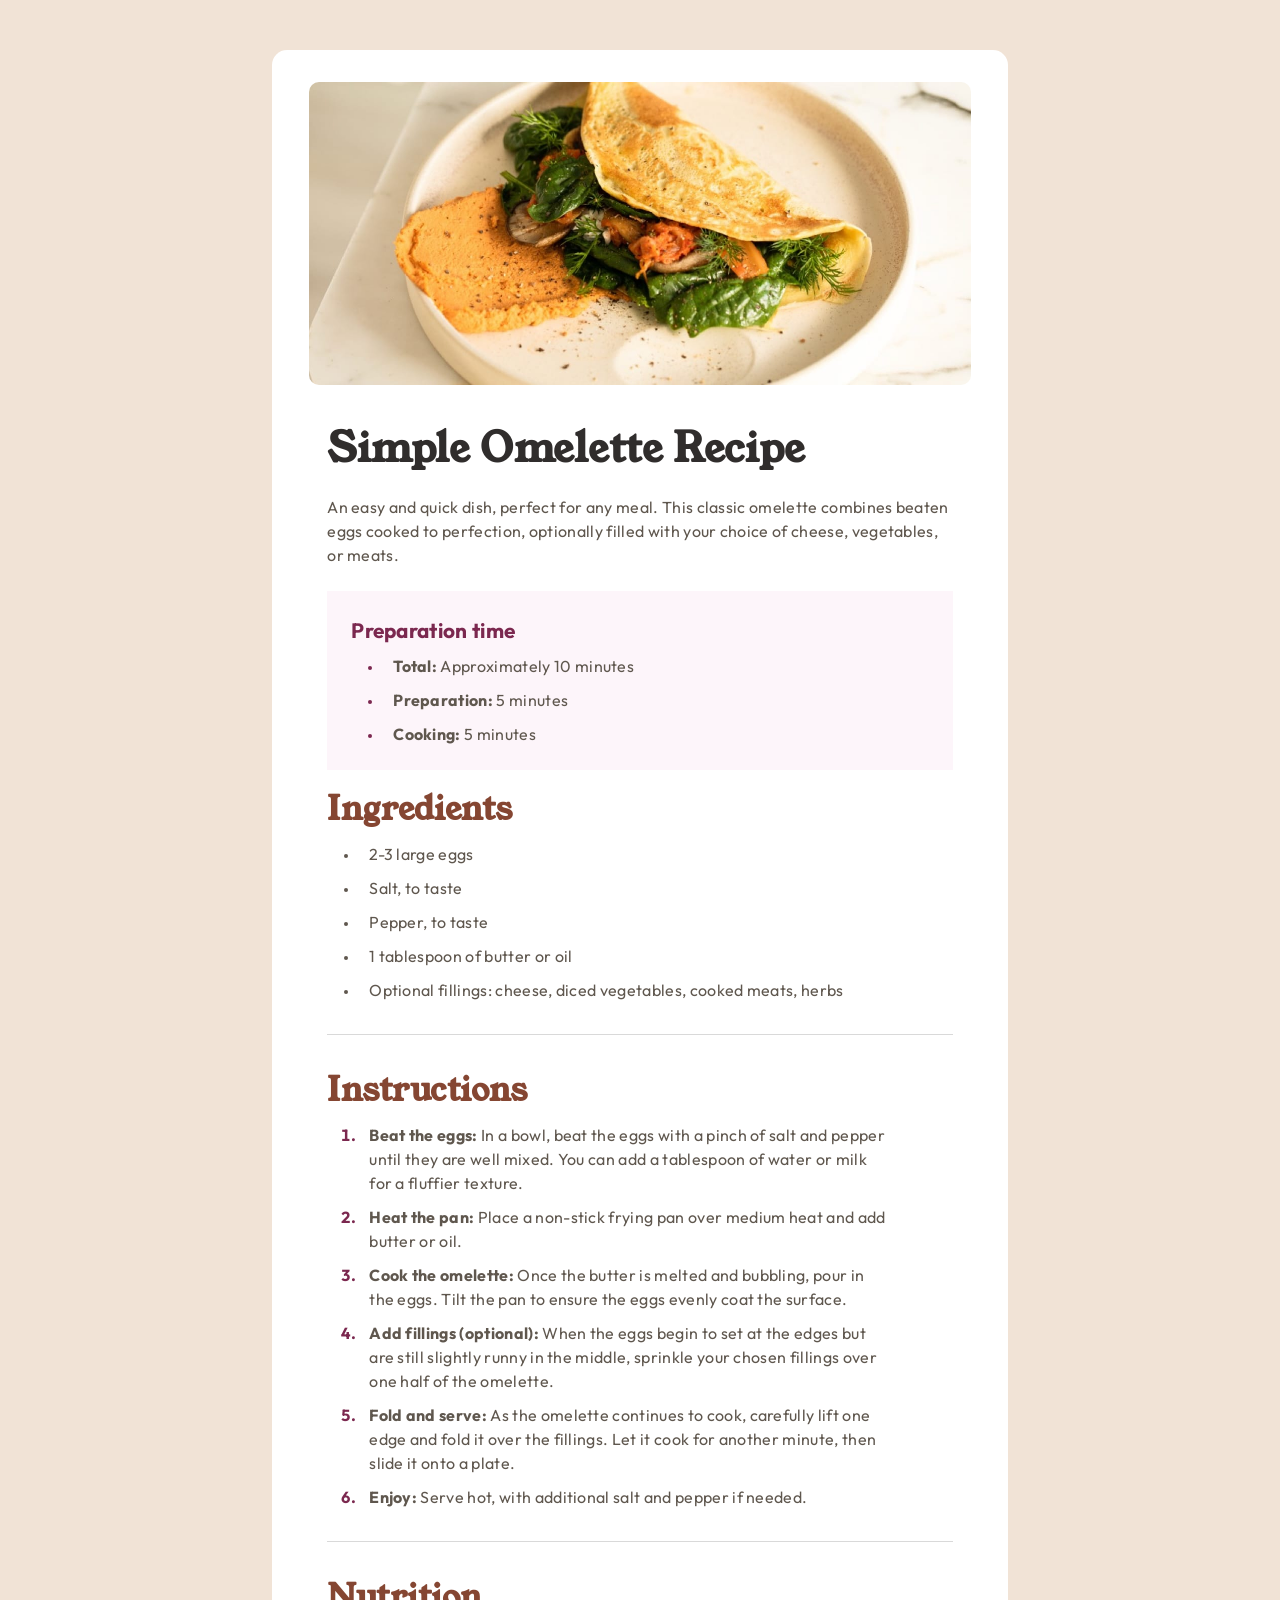
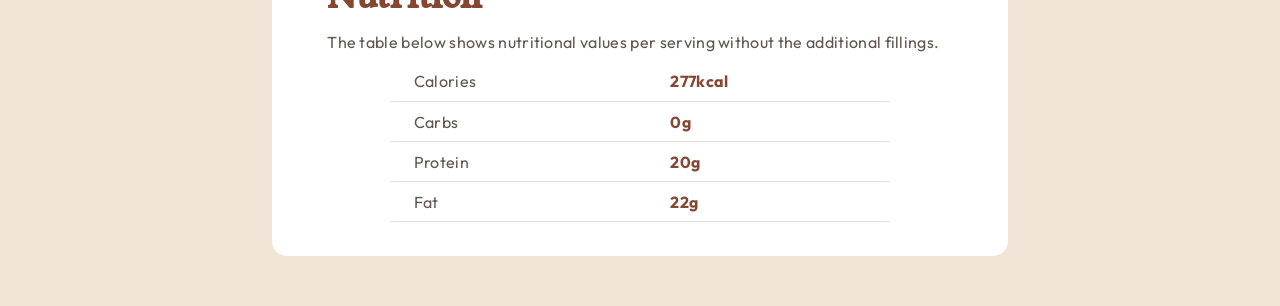
<file: index.html>
<!DOCTYPE html>
<html lang="en">
<head>
  <meta charset="UTF-8">
  <meta name="viewport" content="width=device-width, initial-scale=1.0"> <!-- displays site properly based on user's device -->

  <link rel="icon" type="image/png" sizes="32x32" href="assets/images/favicon-32x32.png">

  <link
          rel="preload"
          href="assets/fonts/outfit/static/Outfit-Bold.woff2"
          as="font"
          type="font/woff2"
          crossorigin
  />
  <link
          rel="preload"
          href="assets/fonts/outfit/static/Outfit-SemiBold.woff2"
          as="font"
          type="font/woff2"
          crossorigin
  />
  <link
          rel="preload"
          href="assets/fonts/outfit/static/Outfit-Regular.woff2"
          as="font"
          type="font/woff2"
          crossorigin
  />
  <link
          rel="preload"
          href="assets/fonts/young-serif/YoungSerif-Regular.woff2"
          as="font"
          type="font/woff2"
          crossorigin
  />
  <link rel="stylesheet" href="src/styles/reset.css">
  <link rel="stylesheet" href="src/styles/style.css">
  <link rel="stylesheet" href="src/styles/desktop-style.css">
  <title>Frontend Mentor | Recipe page</title>

</head>
<body>
<main class="container">
  <article class="recipe">
    <div class="recipe__image"><img src="assets/images/image-omelette.jpeg" alt="Omelette" height="600" width="1312" fetchpriority="high"
            ></div>
    <div class="text__container">
      <div class="recipe__description">
        <h1 class="recipe__title">Simple Omelette Recipe</h1>
        <p>An easy and quick dish, perfect for any meal. This classic omelette combines beaten eggs cooked
          to perfection, optionally filled with your choice of cheese, vegetables, or meats.</p>
      </div>
      <div class="recipe__time">
        <p>Preparation time</p>
        <ul>
          <li><span>Total:</span> Approximately 10 minutes</li>
          <li><span>Preparation:</span> 5 minutes</li>
          <li><span>Cooking:</span> 5 minutes</li>
        </ul>
      </div>
      <div class="recipe__ingredients">
        <h2>Ingredients</h2>
        <ul>
          <li>2-3 large eggs</li>
          <li>Salt, to taste</li>
          <li>Pepper, to taste</li>
          <li>1 tablespoon of butter or oil</li>
          <li>Optional fillings: cheese, diced vegetables, cooked meats, herbs</li>
        </ul>
      </div>
      <hr>
      <div class="recipe__instruction">
        <h2>Instructions</h2>
        <ol>
          <li><span>Beat the eggs:</span> In a bowl, beat the eggs with a pinch of salt and pepper until they are well
            mixed.
            You can add a tablespoon of water or milk for a fluffier texture.
          </li>
          <li><span>Heat the pan:</span> Place a non-stick frying pan over medium heat and add butter or oil.</li>
          <li><span>Cook the omelette:</span> Once the butter is melted and bubbling, pour in the eggs. Tilt the pan to
            ensure
            the eggs evenly coat the surface.
          </li>
          <li><span>Add fillings (optional):</span> When the eggs begin to set at the edges but are still slightly runny
            in the
            middle, sprinkle your chosen fillings over one half of the omelette.
          </li>
          <li><span>Fold and serve:</span> As the omelette continues to cook, carefully lift one edge and fold it over
            the
            fillings. Let it cook for another minute, then slide it onto a plate.
          </li>
          <li><span>Enjoy:</span> Serve hot, with additional salt and pepper if needed.</li>
        </ol>
      </div>
      <hr>
      <div class="recipe__nutrition">
        <h2>Nutrition</h2>
        <p> The table below shows nutritional values per serving without the additional fillings.</p>
        <table class="recipe__table">
          <tr>
            <td>Calories</td>
            <td class="right-col">277kcal</td>
          </tr>
          <tr>
            <td>Carbs</td>
            <td class="right-col">0g</td>
          </tr>
          <tr>
            <td>Protein</td>
            <td class="right-col">20g</td>
          </tr>
          <tr>
            <td>Fat</td>
            <td class="right-col">22g</td>
          </tr>
        </table>
      </div>
    </div>
  </article>
</main>
</body>
</html>
</file>
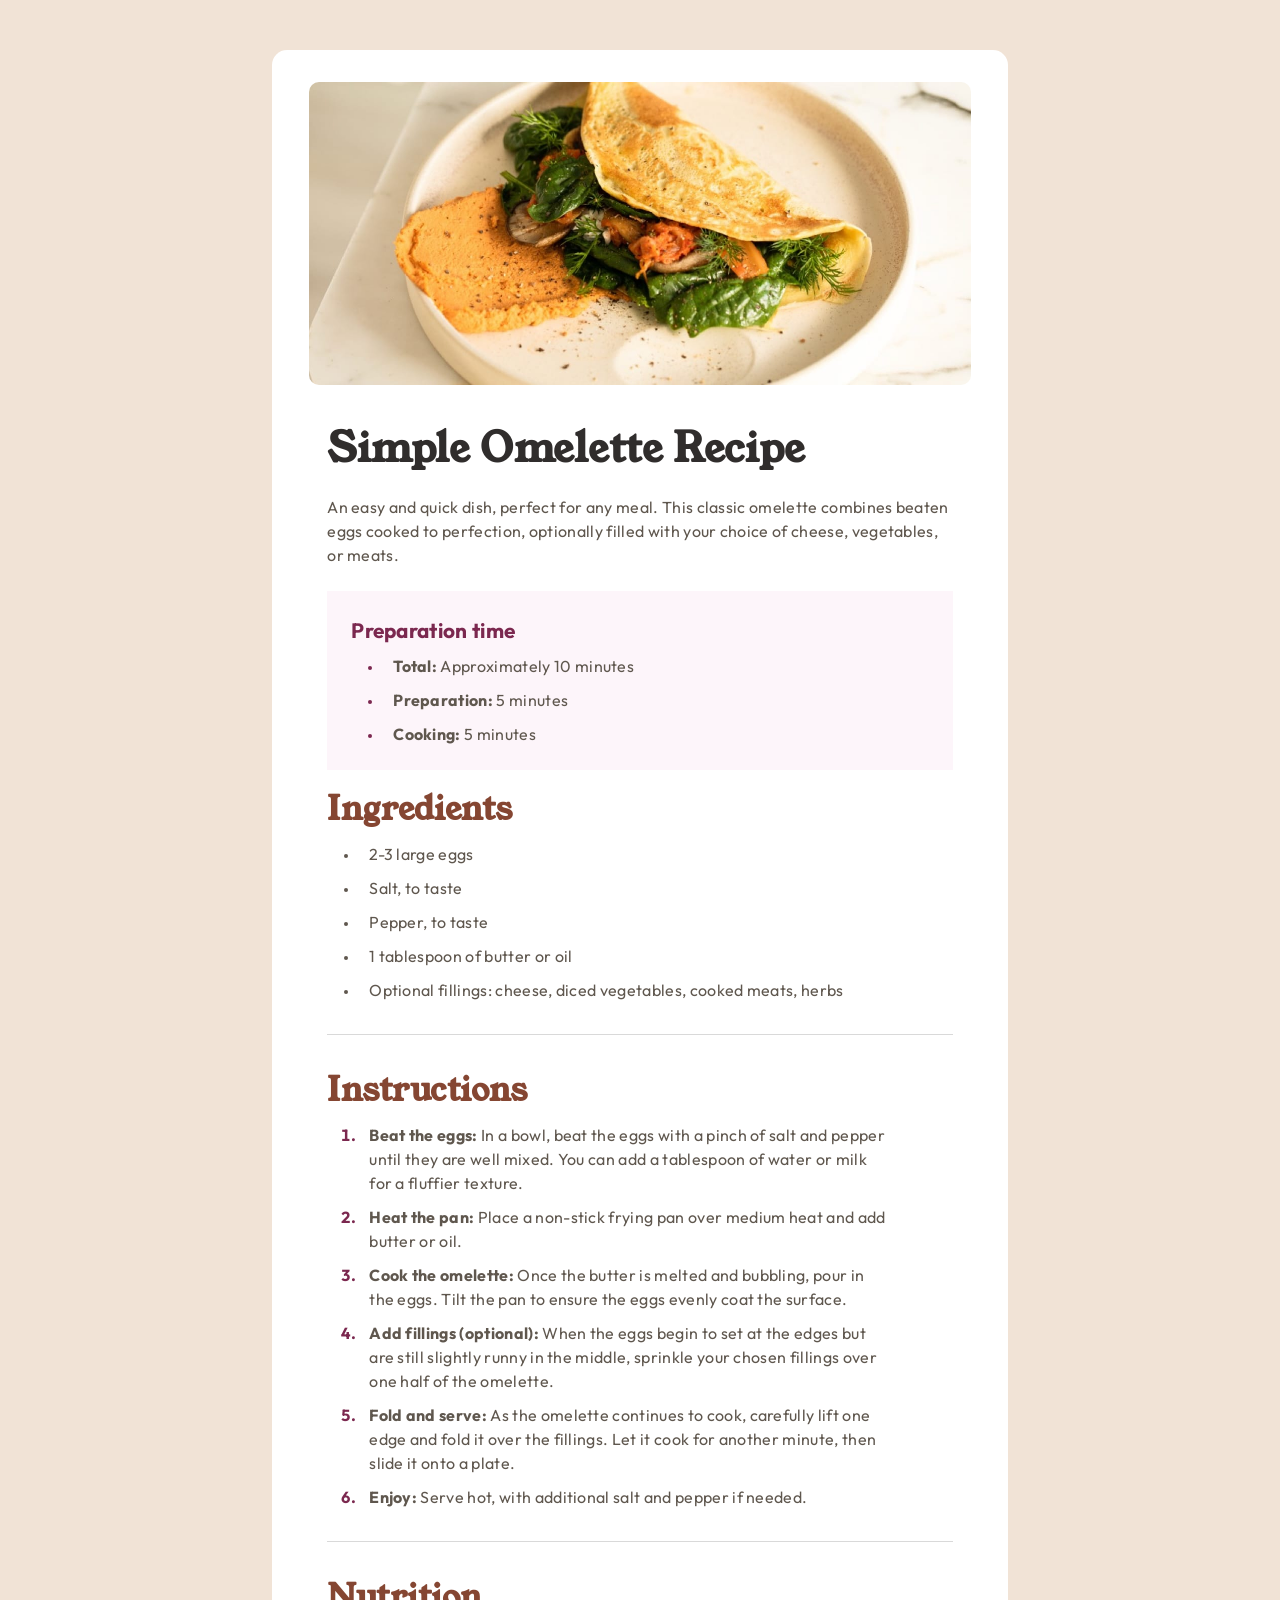
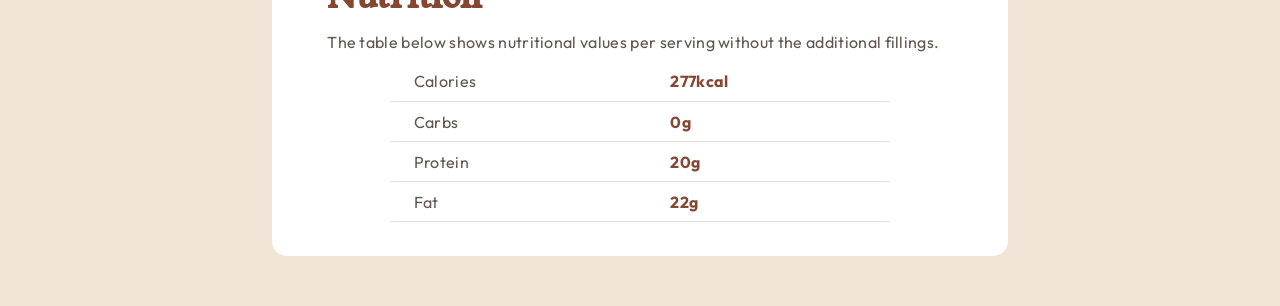
<file: src/index.html>
<!DOCTYPE html>
<html lang="en">
<head>
  <meta charset="UTF-8">
  <meta name="viewport" content="width=device-width, initial-scale=1.0"> <!-- displays site properly based on user's device -->

  <link rel="icon" type="image/png" sizes="32x32" href="../assets/images/favicon-32x32.png">

  <link
          rel="preload"
          href="../assets/fonts/outfit/static/Outfit-Bold.woff2"
          as="font"
          type="font/woff2"
          crossorigin
  />
  <link
          rel="preload"
          href="../assets/fonts/outfit/static/Outfit-SemiBold.woff2"
          as="font"
          type="font/woff2"
          crossorigin
  />
  <link
          rel="preload"
          href="../assets/fonts/outfit/static/Outfit-Regular.woff2"
          as="font"
          type="font/woff2"
          crossorigin
  />
  <link
          rel="preload"
          href="../assets/fonts/young-serif/YoungSerif-Regular.woff2"
          as="font"
          type="font/woff2"
          crossorigin
  />
  <link rel="stylesheet" href="styles/reset.css">
  <link rel="stylesheet" href="styles/style.css">
  <link rel="stylesheet" href="styles/desktop-style.css">
  <title>Frontend Mentor | Recipe page</title>

</head>
<body>
<main class="container">
  <article class="recipe">
    <div class="recipe__image"><img src="../assets/images/image-omelette.jpeg" alt="Omelette" height="600" width="1312" fetchpriority="high"
            ></div>
    <div class="text__container">
      <div class="recipe__description">
        <h1 class="recipe__title">Simple Omelette Recipe</h1>
        <p>An easy and quick dish, perfect for any meal. This classic omelette combines beaten eggs cooked
          to perfection, optionally filled with your choice of cheese, vegetables, or meats.</p>
      </div>
      <div class="recipe__time">
        <p>Preparation time</p>
        <ul>
          <li><span>Total:</span> Approximately 10 minutes</li>
          <li><span>Preparation:</span> 5 minutes</li>
          <li><span>Cooking:</span> 5 minutes</li>
        </ul>
      </div>
      <div class="recipe__ingredients">
        <h2>Ingredients</h2>
        <ul>
          <li>2-3 large eggs</li>
          <li>Salt, to taste</li>
          <li>Pepper, to taste</li>
          <li>1 tablespoon of butter or oil</li>
          <li>Optional fillings: cheese, diced vegetables, cooked meats, herbs</li>
        </ul>
      </div>
      <hr>
      <div class="recipe__instruction">
        <h2>Instructions</h2>
        <ol>
          <li><span>Beat the eggs:</span> In a bowl, beat the eggs with a pinch of salt and pepper until they are well
            mixed.
            You can add a tablespoon of water or milk for a fluffier texture.
          </li>
          <li><span>Heat the pan:</span> Place a non-stick frying pan over medium heat and add butter or oil.</li>
          <li><span>Cook the omelette:</span> Once the butter is melted and bubbling, pour in the eggs. Tilt the pan to
            ensure
            the eggs evenly coat the surface.
          </li>
          <li><span>Add fillings (optional):</span> When the eggs begin to set at the edges but are still slightly runny
            in the
            middle, sprinkle your chosen fillings over one half of the omelette.
          </li>
          <li><span>Fold and serve:</span> As the omelette continues to cook, carefully lift one edge and fold it over
            the
            fillings. Let it cook for another minute, then slide it onto a plate.
          </li>
          <li><span>Enjoy:</span> Serve hot, with additional salt and pepper if needed.</li>
        </ol>
      </div>
      <hr>
      <div class="recipe__nutrition">
        <h2>Nutrition</h2>
        <p> The table below shows nutritional values per serving without the additional fillings.</p>
        <table class="recipe__table">
          <tr>
            <td>Calories</td>
            <td class="right-col">277kcal</td>
          </tr>
          <tr>
            <td>Carbs</td>
            <td class="right-col">0g</td>
          </tr>
          <tr>
            <td>Protein</td>
            <td class="right-col">20g</td>
          </tr>
          <tr>
            <td>Fat</td>
            <td class="right-col">22g</td>
          </tr>
        </table>
      </div>
    </div>
  </article>
</main>
</body>
</html>
</file>
<file: src/styles/style.css>
@font-face {
    font-display: swap;
    font-family: 'Outfit';
    font-style: normal;
    font-weight: 700;
    src: url("../../assets/fonts/outfit/static/Outfit-Bold.woff2") format('woff2');
}

@font-face {
    font-display: swap;
    font-family: 'Outfit';
    font-style: normal;
    font-weight: 600;
    src: url("../../assets/fonts/outfit/static/Outfit-SemiBold.woff2") format('woff2');
}

@font-face {
    font-display: swap;
    font-family: 'Outfit';
    font-style: normal;
    font-weight: 400;
    src: url("../../assets/fonts/outfit/static/Outfit-Regular.woff2") format('woff2');
}

@font-face {
    font-display: swap;
    font-family: 'Young Serif';
    font-style: normal;
    font-weight: 400;
    src: url("../../assets/fonts/young-serif/YoungSerif-Regular.woff2") format('woff2');
}

:root {
    --font-paragraphs: 'Outfit', sans-serif;
    --font-headings: 'Young Serif', serif;

    --White: hsl(0, 0%, 100%);
    --Stone-100: hsl(323 67% 98%);
    --Stone-150: hsl(30, 18%, 87%);
    --Stone-600: hsl(30, 10%, 34%);
    --Stone-900: hsl(24, 5%, 18%);
    --Brown-800: hsl(14, 45%, 36%);
    --Rose-800: hsl(332, 51%, 32%);
    --Rose-50: hsl(330, 100%, 98%);
    --Main-BG: #f1e3d6

}

.container {
    height: fit-content;
    background-color: var(--Main-BG);
    display: flex;
    justify-content: center;
    align-items: center;
    font-family: var(--font-paragraphs), sans-serif;
    font-size: 1rem;
    font-weight: 400;
    color: var(--Stone-600);
    line-height: 1.5;
}

h1, h2 {
    font-family: var(--font-headings), sans-serif;
}

h1 {
    font-size: 2.5rem;
    font-weight: 700;
    color: var(--Stone-900);
    margin-bottom: 1rem;
}
h2 {
    font-size: 2rem;
    font-weight: 600;
    color: var(--Brown-800);
    letter-spacing: 0.03rem;
}

.recipe {
    background-color: var(--White);
    height: auto;
    width: 100%;
    max-width: 46rem;
    display: flex;
    flex-direction: column;
}

.text__container {
    display: flex;
    flex-direction: column;
    width: 85%;
    margin: 0 auto;
    letter-spacing: 0.02rem;
    padding: 2rem 0;
}

.recipe__time {
    margin-top: 1.5rem;
    background: #fdf5fa;
    padding: 1.5rem;
}

ul, ol {
    width: 90%;
    padding-left: 2rem;
    list-style-type: disc;
    display: flex;
    flex-direction: column;
    gap: 10px;
    margin-top: 0.5rem;
}

.recipe__time li::marker {
    color: var(--Rose-800);
    font-size: 0.8rem;
}

.recipe__time span {
    font-weight: bold;
}

li {
    line-height: 1.5rem;
    padding-left: 10px;
}

.recipe__time p {
    color: var(--Rose-800);
    font-weight: bold;
    font-size: 1.3rem
}

.recipe__ingredients {
    margin-top: 1rem;
}


.recipe__ingredients li::marker {
    font-size: 0.8rem;
}

hr {
    margin-top: 2rem;
    border: none;
    height: 1px;
    background: rgb(211 211 211 / 0.85);
}

.recipe__instruction {
    margin-top: 2rem;
}

.recipe__instruction ol {
    list-style: arabic;
}

.recipe__instruction li::marker {
    color: var(--Rose-800);
    font-weight: bold;
}

.recipe__instruction  span {
    font-weight: bold;
}


.recipe__nutrition {
    margin-top: 2rem;
    display: flex;
    flex-direction: column;
    gap: 0.5rem
}

.recipe__table {
    width: 80%;
    margin: 0 auto;
}

.recipe__table tr {
    height: 2.5rem;
   border-bottom: 1px solid var(--Stone-150);
}

.recipe__table td {
    padding-left: 1.5rem;
}

.right-col {
    color: var(--Brown-800);
    font-weight: bold;
}
</file>
<file: src/styles/desktop-style.css>
@media screen and (min-width: 481px) {
    .container {
        padding: 3.125rem;
    }

    .recipe {
        width: 85%;
        border-radius: 15px;
        padding-bottom: 2rem;
    }

    .recipe__image {
        border-radius: 10px;
        overflow: hidden;
        width: 90%;
        margin: 2rem  auto;
    }

    img {
        display: block;
        width: 100%;
    }

    .text__container {
        padding: 0.1rem 0;
    }
}
</file>
